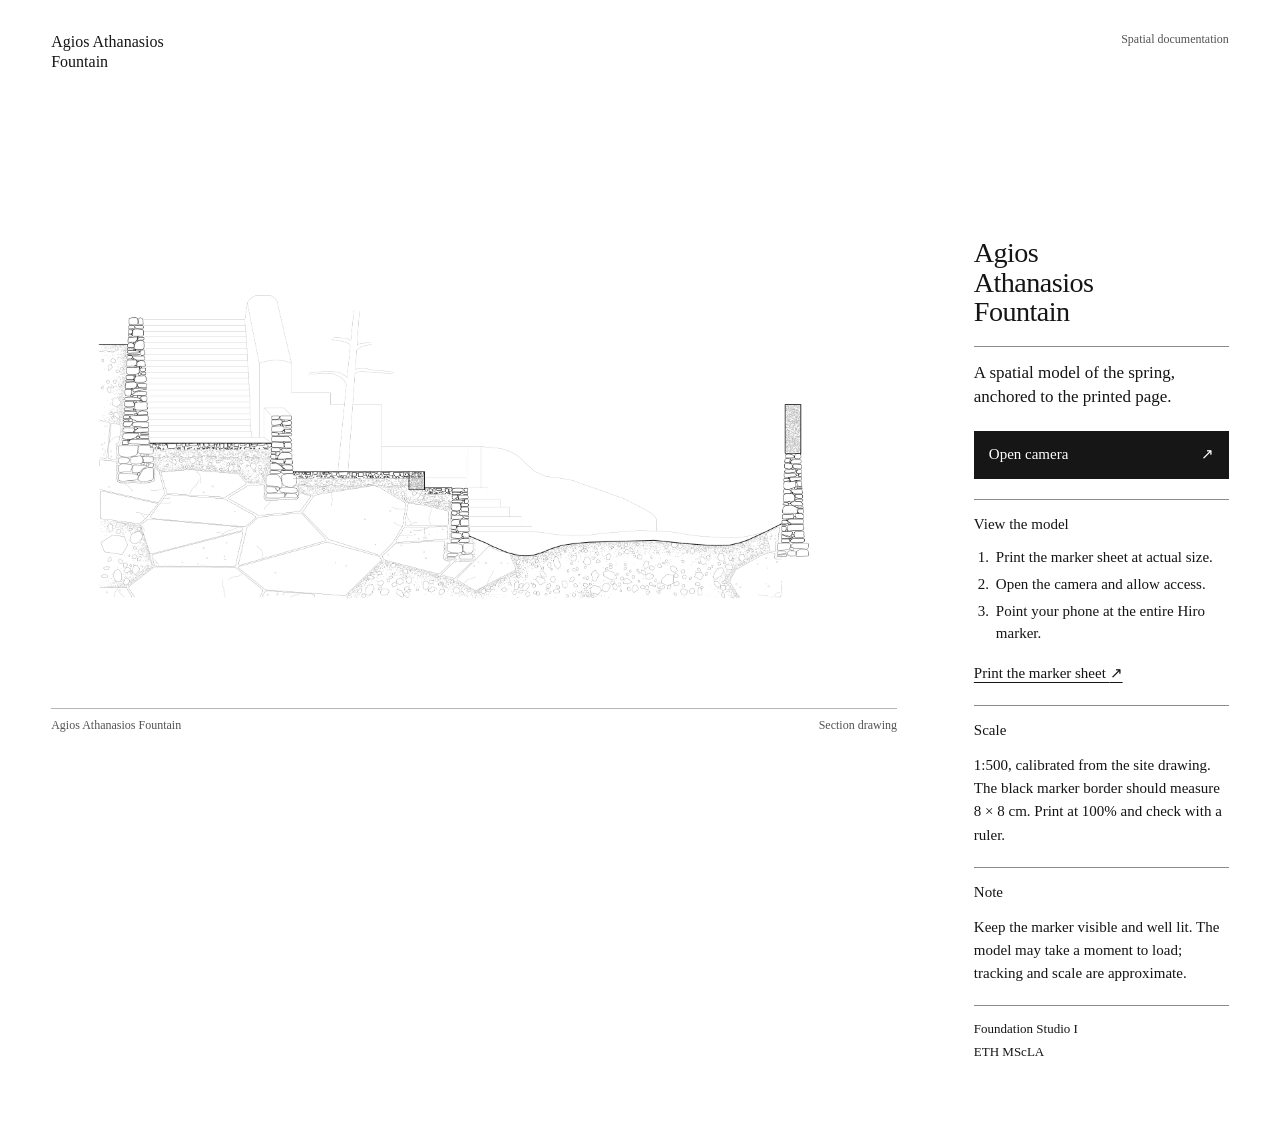
<file: about.html>
<!doctype html>
<html lang="en">
<head>
  <meta charset="utf-8">
  <meta name="viewport" content="width=device-width, initial-scale=1">
  <meta name="description" content="Explore the Agios Athanasios Fountain as an augmented reality model.">
  <title>Agios Athanasios Fountain — AR model</title>
  <link rel="stylesheet" href="style.css">
</head>
<body>
  <div class="page">
    <header class="masthead"><a href="./" class="identity">Agios Athanasios<br>Fountain</a><span>Spatial documentation</span></header>
    <main class="layout">
      <section class="drawing" aria-label="Architectural section drawing">
        <figure><img src="section-reference.png" alt="Architectural section through Agios Athanasios Fountain"></figure>
        <div class="caption"><span>Agios Athanasios Fountain</span><span>Section drawing</span></div>
      </section>
      <aside class="information">
        <h1>Agios<br>Athanasios<br>Fountain</h1>
        <div class="rule-block introduction"><p>A spatial model of the spring, anchored to the printed page.</p><a class="primary" href="./">Open camera <span aria-hidden="true">↗</span></a></div>
        <section class="rule-block"><h2>View the model</h2><ol><li>Print the marker sheet at actual size.</li><li>Open the camera and allow access.</li><li>Point your phone at the entire Hiro marker.</li></ol><a class="text-link" href="hoja.html">Print the marker sheet <span aria-hidden="true">↗</span></a></section>
        <section class="rule-block"><h2>Scale</h2><p>1:500, calibrated from the site drawing. The black marker border should measure 8 × 8 cm. Print at 100% and check with a ruler.</p></section>
        <section class="rule-block"><h2>Note</h2><p>Keep the marker visible and well lit. The model may take a moment to load; tracking and scale are approximate.</p></section>
        <footer class="rule-block footer"><span>Foundation Studio I</span><span>ETH MScLA</span></footer>
      </aside>
    </main>
  </div>
</body></html>
</file>
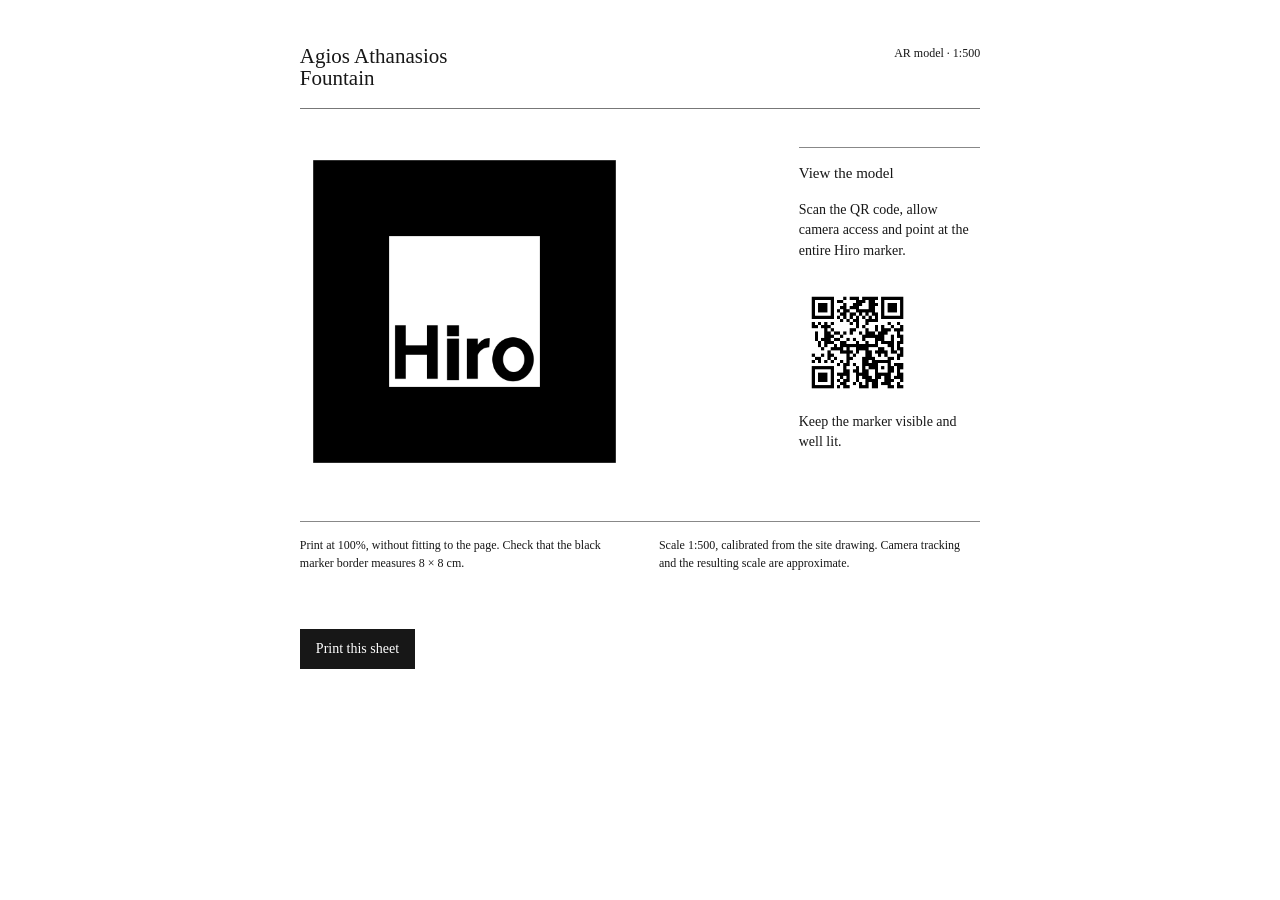
<file: hoja.html>
<!doctype html>
<html lang="en"><head><meta charset="utf-8"><meta name="viewport" content="width=device-width,initial-scale=1"><title>Marker sheet — Agios Athanasios Fountain</title><style>@page{size:A4;margin:15mm}*{box-sizing:border-box}body{margin:0;color:#171717;background:#fff;font:14px/1.45 Georgia,"Times New Roman",serif}main{width:min(100%,180mm);margin:auto;padding:12mm 0}header{display:flex;justify-content:space-between;align-items:start;border-bottom:1px solid #777;padding-bottom:5mm}h1{font-size:21px;font-weight:400;line-height:1.05;margin:0}header span{font-size:12px}section{display:grid;grid-template-columns:1fr 48mm;gap:12mm;align-items:start;padding-top:10mm}.marker{width:87mm;height:87mm;max-width:100%;display:block}.qr{width:31mm;height:31mm;display:block;margin:6mm 0 3mm}.details{border-top:1px solid #888;padding-top:4mm}.details p{margin:0 0 5mm}.details h2{font-size:15px;font-weight:400;margin:0 0 4mm}.notes{border-top:1px solid #888;margin-top:12mm;padding-top:4mm;display:grid;grid-template-columns:1fr 1fr;gap:10mm;font-size:12px}.notes p{margin:0}.print{display:block;margin:15mm 0 0;padding:10px 16px;color:white;background:#171717;border:0;font:inherit;cursor:pointer}@media print{main{padding:0}.print{display:none}}@media screen and (max-width:520px){main{padding:25px 20px}section{grid-template-columns:1fr;gap:12mm}.marker{margin:auto}.notes{grid-template-columns:1fr}.print{margin-top:35px}}</style></head><body><main><header><h1>Agios Athanasios<br>Fountain</h1><span>AR model · 1:500</span></header><section><div><img class="marker" src="hiro.png" alt="Hiro marker used to anchor the model"></div><div class="details"><h2>View the model</h2><p>Scan the QR code, allow camera access and point at the entire Hiro marker.</p><img class="qr" src="spring-qr.png" alt="QR code to open the AR experience"><p>Keep the marker visible and well lit.</p></div></section><div class="notes"><p>Print at 100%, without fitting to the page. Check that the black marker border measures 8 × 8 cm.</p><p>Scale 1:500, calibrated from the site drawing. Camera tracking and the resulting scale are approximate.</p></div><button class="print" onclick="window.print()">Print this sheet</button></main></body></html>
</file>
<file: style.css>
:root{color-scheme:light;--ink:#151515;--muted:#535353;--rule:#8b8b8b}*{box-sizing:border-box}html{background:#fff}body{margin:0;color:var(--ink);font-family:Georgia,"Times New Roman",serif;font-size:15px;line-height:1.45}::selection{background:#d6d6d1}a{color:inherit;text-underline-offset:4px}a:focus-visible,button:focus-visible{outline:2px solid #111;outline-offset:4px}.page{max-width:1800px;margin:auto;padding:32px 4vw 40px}.masthead{display:flex;justify-content:space-between;align-items:flex-start;gap:20px;font-size:12px;line-height:1.25}.identity{font-size:16px;text-decoration:none}.masthead>span{color:var(--muted)}.layout{display:grid;grid-template-columns:minmax(0,1fr) minmax(205px,255px);gap:clamp(36px,6vw,110px);align-items:start;margin-top:clamp(70px,13vw,220px)}.drawing{min-width:0;align-self:start}.drawing figure{margin:0;width:100%;aspect-ratio:1.8;overflow:hidden}.drawing img{display:block;width:100%;height:100%;object-fit:cover;object-position:42% 58%;transform:scale(1.38);transform-origin:38% 57%}.caption{display:flex;justify-content:space-between;gap:20px;border-top:1px solid #b5b5b5;padding-top:8px;font-size:12px;color:var(--muted)}.information h1{font-size:clamp(28px,2.2vw,36px);line-height:1.04;font-weight:400;margin:0 0 20px;letter-spacing:-.02em}.rule-block{border-top:1px solid var(--rule);padding:14px 0 20px}.rule-block h2{font-size:15px;font-weight:400;margin:0 0 12px}.rule-block p{margin:0;line-height:1.55}.introduction p{font-size:17px;line-height:1.4}.primary{display:flex;justify-content:space-between;align-items:center;gap:20px;background:#161616;color:white;text-decoration:none;padding:13px 15px;margin-top:22px;min-height:46px}.primary:hover{background:#3c3c3c}.text-link{display:inline-block;margin-top:14px}.text-link:hover{text-decoration-thickness:2px}ol{padding-left:19px;margin:0}li{padding-left:3px;margin-bottom:5px}.footer{display:flex;flex-direction:column;gap:4px;font-size:13px}.camera-hint{position:fixed;top:16px;left:16px;right:16px;z-index:10;background:#fff;color:#151515;font:15px/1.4 Georgia,serif;padding:14px 16px;border:1px solid #777;pointer-events:none}.camera-back{position:fixed;bottom:20px;left:16px;z-index:10;background:white;padding:10px 14px;border:1px solid #777;text-decoration:none;font-size:14px}
@media(max-width:720px){.page{padding:22px 22px 36px}.masthead{font-size:12px}.layout{display:flex;flex-direction:column;gap:0;margin-top:65px}.information{display:contents}.information h1{order:0;margin:0 0 24px;font-size:36px}.drawing{order:1;width:100%;margin:0 0 28px}.drawing figure{aspect-ratio:1.5}.information .rule-block{order:2;width:100%}.introduction p{font-size:17px}.caption{font-size:12px}.footer{padding-bottom:0}}
</file>
